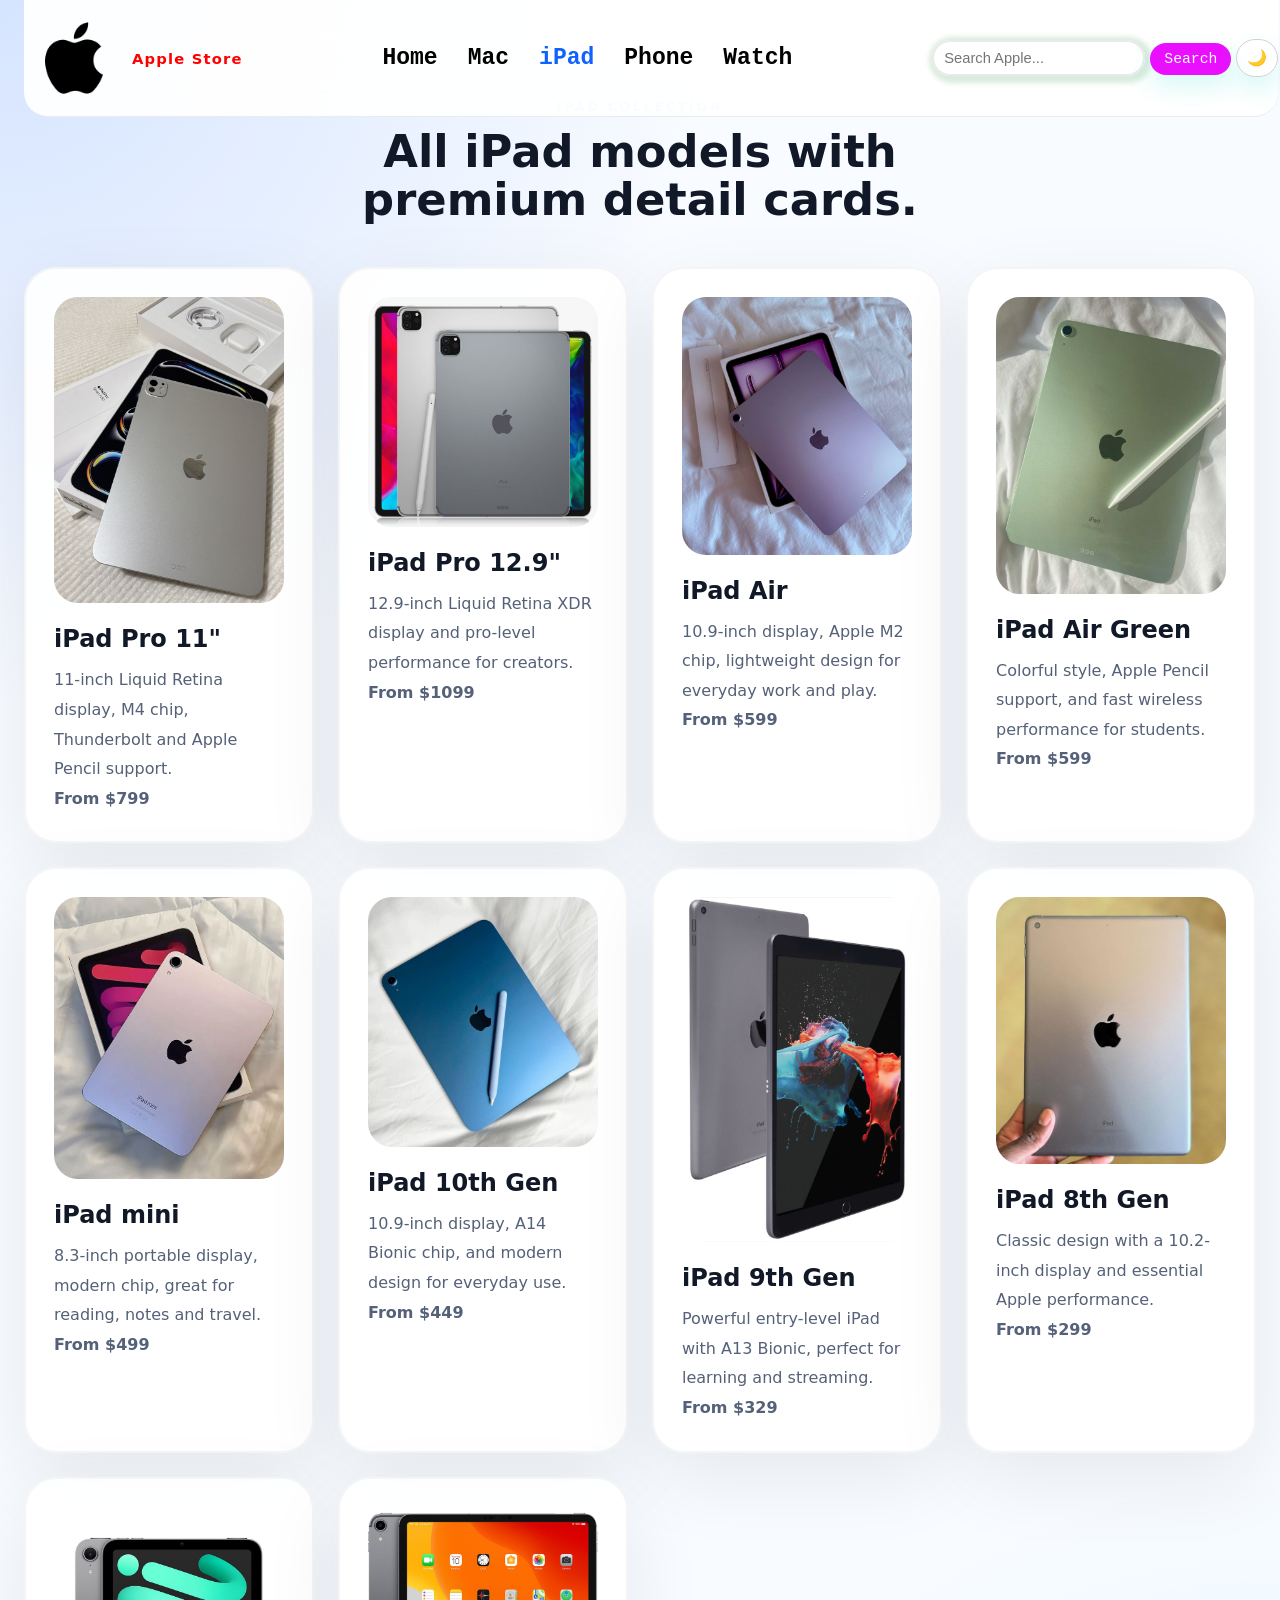
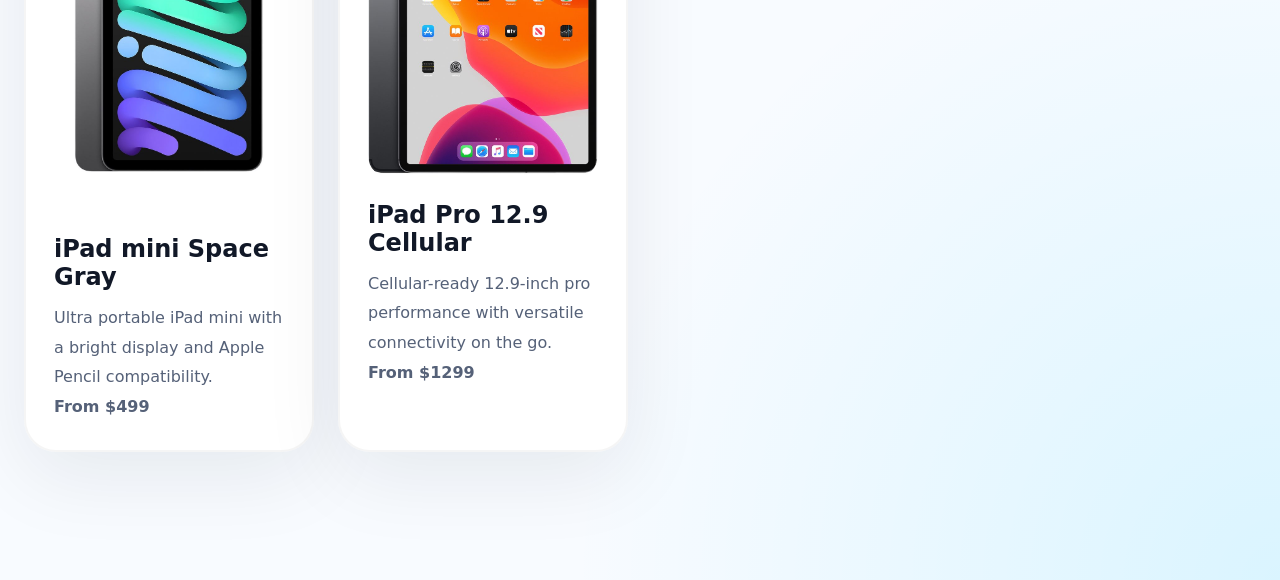
<file: apple/ipad.html>
<!doctype html>
<html lang="en">
  <head>
    <meta charset="UTF-8" />
    <meta name="viewport" content="width=device-width, initial-scale=1.0" />
    <title>iPad Collection</title>
    <link rel="shortcut icon" href="image/pngegg (1).png" type="image/x-icon" />
    <link rel="stylesheet" href="apple.css" />
  </head>
  <body>
    <div class="page-shell">
      <header class="site-header">
        <div class="brand">
          <img src="image/pngegg.png" alt="Apple logo" />
          <span>Apple Store</span>
        </div>
        <nav class="primary-nav">
          <a href="index.html">Home</a>
          <a href="mac.html">Mac</a>
          <a href="ipad.html" class="active">iPad</a>
          <a href="phone.html">Phone</a>
          <a href="watch.html">Watch</a>
        </nav>
        <div class="header-actions">
          <input type="search" placeholder="Search Apple..." />
          <button type="button">Search</button>
          <button id="theme-toggle" aria-label="Toggle theme">🌙</button>
        </div>
      </header>

      <main>
        <section class="section">
          <div class="section-header">
            <span>iPad Collection</span>
            <h2>All iPad models with premium detail cards.</h2>
          </div>
          <div class="product-grid">
            <article class="product-card">
              <img src="image/iPad Pro 11.jpg" alt="iPad Pro 11" />
              <h3>iPad Pro 11"</h3>
              <p>
                11-inch Liquid Retina display, M4 chip, Thunderbolt and Apple
                Pencil support.
              </p>
              <p><strong>From $799</strong></p>
            </article>
            <article class="product-card">
              <img src="image/iPad Pro 12.9.jpg" alt="iPad Pro 12.9" />
              <h3>iPad Pro 12.9"</h3>
              <p>
                12.9-inch Liquid Retina XDR display and pro-level performance
                for creators.
              </p>
              <p><strong>From $1099</strong></p>
            </article>
            <article class="product-card">
              <img src="image/iPad Air.jpg" alt="iPad Air" />
              <h3>iPad Air</h3>
              <p>
                10.9-inch display, Apple M2 chip, lightweight design for
                everyday work and play.
              </p>
              <p><strong>From $599</strong></p>
            </article>
            <article class="product-card">
              <img src="image/iPad Air Green.jpg" alt="iPad Air Green" />
              <h3>iPad Air Green</h3>
              <p>
                Colorful style, Apple Pencil support, and fast wireless
                performance for students.
              </p>
              <p><strong>From $599</strong></p>
            </article>
            <article class="product-card">
              <img src="image/iPad mini.jpg" alt="iPad mini" />
              <h3>iPad mini</h3>
              <p>
                8.3-inch portable display, modern chip, great for reading, notes
                and travel.
              </p>
              <p><strong>From $499</strong></p>
            </article>
            <article class="product-card">
              <img src="image/iPad 10th Gen.jpg" alt="iPad 10th Gen" />
              <h3>iPad 10th Gen</h3>
              <p>
                10.9-inch display, A14 Bionic chip, and modern design for
                everyday use.
              </p>
              <p><strong>From $449</strong></p>
            </article>
            <article class="product-card">
              <img src="image/iPad 9th Gen.jpg" alt="iPad 9th Gen" />
              <h3>iPad 9th Gen</h3>
              <p>
                Powerful entry-level iPad with A13 Bionic, perfect for learning
                and streaming.
              </p>
              <p><strong>From $329</strong></p>
            </article>
            <article class="product-card">
              <img src="image/iPad 8th Gen.jpg" alt="iPad 8th Gen" />
              <h3>iPad 8th Gen</h3>
              <p>
                Classic design with a 10.2-inch display and essential Apple
                performance.
              </p>
              <p><strong>From $299</strong></p>
            </article>
            <article class="product-card">
              <img
                src="image/iPad mini Space Gray.jpg"
                alt="iPad mini Space Gray"
              />
              <h3>iPad mini Space Gray</h3>
              <p>
                Ultra portable iPad mini with a bright display and Apple Pencil
                compatibility.
              </p>
              <p><strong>From $499</strong></p>
            </article>
            <article class="product-card">
              <img
                src="image/iPad Pro 12.9 Cellular.jpg"
                alt="iPad Pro 12.9 Cellular"
              />
              <h3>iPad Pro 12.9 Cellular</h3>
              <p>
                Cellular-ready 12.9-inch pro performance with versatile
                connectivity on the go.
              </p>
              <p><strong>From $1299</strong></p>
            </article>
          </div>
        </section>
      </main>
    </div>
    <script src="script.js" defer></script>
  </body>
</html>
</file>
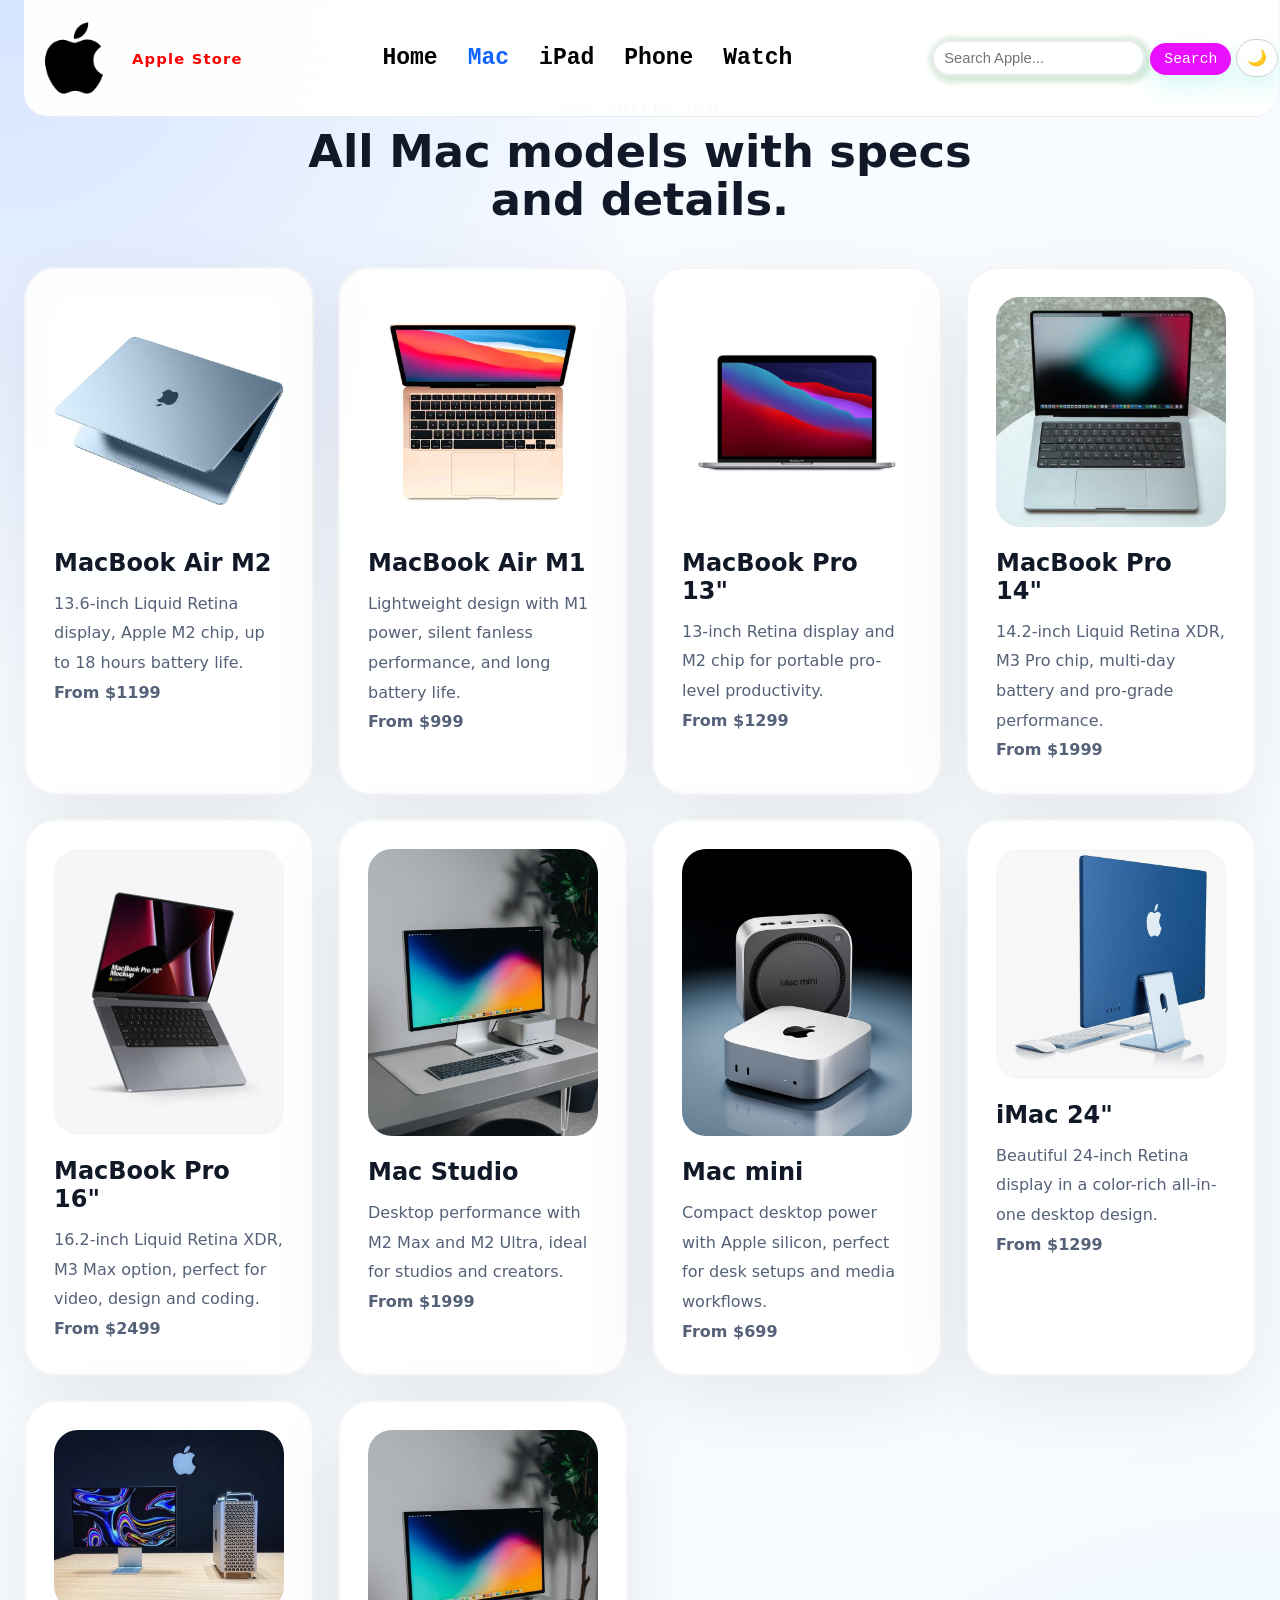
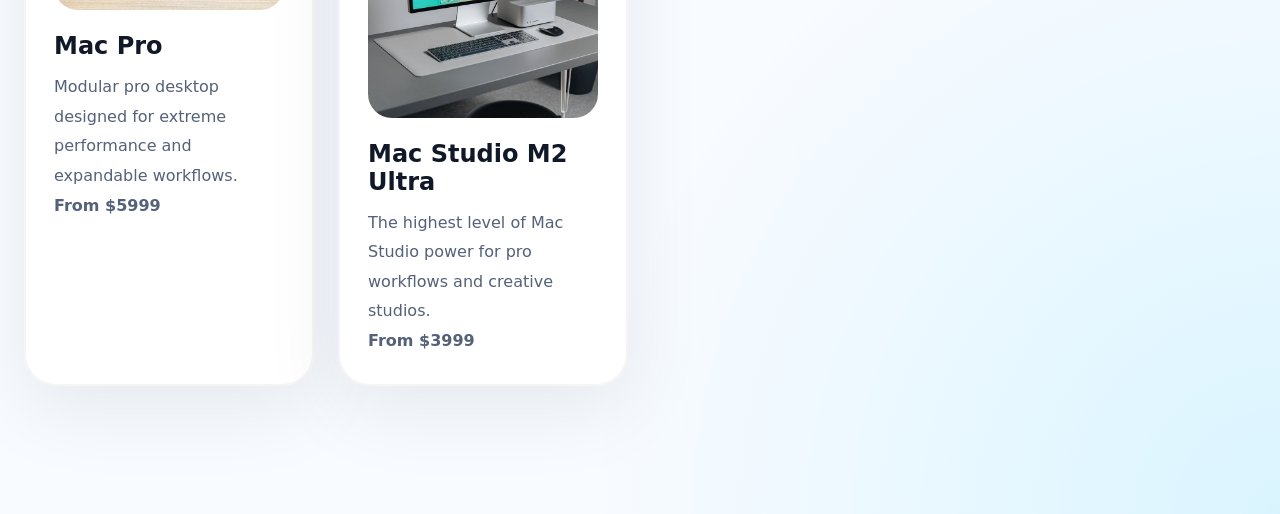
<file: apple/mac.html>
<!doctype html>
<html lang="en">
  <head>
    <meta charset="UTF-8" />
    <meta name="viewport" content="width=device-width, initial-scale=1.0" />
    <title>Mac Collection</title>
    <link rel="shortcut icon" href="image/pngegg (1).png" type="image/x-icon" />
    <link rel="stylesheet" href="apple.css" />
  </head>
  <body>
    <div class="page-shell">
      <header class="site-header">
        <div class="brand">
          <img src="image/pngegg.png" alt="Apple logo" />
          <span>Apple Store</span>
        </div>
        <nav class="primary-nav">
          <a href="index.html">Home</a>
          <a href="mac.html" class="active">Mac</a>
          <a href="ipad.html">iPad</a>
          <a href="phone.html">Phone</a>
          <a href="watch.html">Watch</a>
        </nav>
        <div class="header-actions">
          <input type="search" placeholder="Search Apple..." />
          <button type="button">Search</button>
          <button id="theme-toggle" aria-label="Toggle theme">🌙</button>
        </div>
      </header>

      <main>
        <section class="section">
          <div class="section-header">
            <span>Mac Collection</span>
            <h2>All Mac models with specs and details.</h2>
          </div>
          <div class="product-grid">
            <article class="product-card">
              <img src="image/MacBook Air M2.jpg" alt="MacBook Air M2" />
              <h3>MacBook Air M2</h3>
              <p>
                13.6-inch Liquid Retina display, Apple M2 chip, up to 18 hours
                battery life.
              </p>
              <p><strong>From $1199</strong></p>
            </article>
            <article class="product-card">
              <img src="image/MacBook Air M1.jpg" alt="MacBook Air M1" />
              <h3>MacBook Air M1</h3>
              <p>
                Lightweight design with M1 power, silent fanless performance,
                and long battery life.
              </p>
              <p><strong>From $999</strong></p>
            </article>
            <article class="product-card">
              <img src="image/MacBook Pro 13.jpg" alt="MacBook Pro 13" />
              <h3>MacBook Pro 13"</h3>
              <p>
                13-inch Retina display and M2 chip for portable pro-level
                productivity.
              </p>
              <p><strong>From $1299</strong></p>
            </article>
            <article class="product-card">
              <img src="image/MacBook Pro 14.jpg" alt="MacBook Pro 14" />
              <h3>MacBook Pro 14"</h3>
              <p>
                14.2-inch Liquid Retina XDR, M3 Pro chip, multi-day battery and
                pro-grade performance.
              </p>
              <p><strong>From $1999</strong></p>
            </article>
            <article class="product-card">
              <img src="image/MacBook Pro 16.jpg" alt="MacBook Pro 16" />
              <h3>MacBook Pro 16"</h3>
              <p>
                16.2-inch Liquid Retina XDR, M3 Max option, perfect for video,
                design and coding.
              </p>
              <p><strong>From $2499</strong></p>
            </article>
            <article class="product-card">
              <img src="image/Mac Studio M2 Ultra.jpg" alt="Mac Studio" />
              <h3>Mac Studio</h3>
              <p>
                Desktop performance with M2 Max and M2 Ultra, ideal for studios
                and creators.
              </p>
              <p><strong>From $1999</strong></p>
            </article>
            <article class="product-card">
              <img src="image/Mac mini.jpg" alt="Mac mini" />
              <h3>Mac mini</h3>
              <p>
                Compact desktop power with Apple silicon, perfect for desk
                setups and media workflows.
              </p>
              <p><strong>From $699</strong></p>
            </article>
            <article class="product-card">
              <img src="image/iMac 24.jpg" alt="iMac 24-inch" />
              <h3>iMac 24"</h3>
              <p>
                Beautiful 24-inch Retina display in a color-rich all-in-one
                desktop design.
              </p>
              <p><strong>From $1299</strong></p>
            </article>
            <article class="product-card">
              <img src="image/Mac Pro.jpg" alt="Mac Pro" />
              <h3>Mac Pro</h3>
              <p>
                Modular pro desktop designed for extreme performance and
                expandable workflows.
              </p>
              <p><strong>From $5999</strong></p>
            </article>
            <article class="product-card">
              <img
                src="image/Mac Studio M2 Ultra.jpg"
                alt="Mac Studio M2 Ultra"
              />
              <h3>Mac Studio M2 Ultra</h3>
              <p>
                The highest level of Mac Studio power for pro workflows and
                creative studios.
              </p>
              <p><strong>From $3999</strong></p>
            </article>
          </div>
        </section>
      </main>
    </div>
    <script src="script.js" defer></script>
  </body>
</html>
</file>
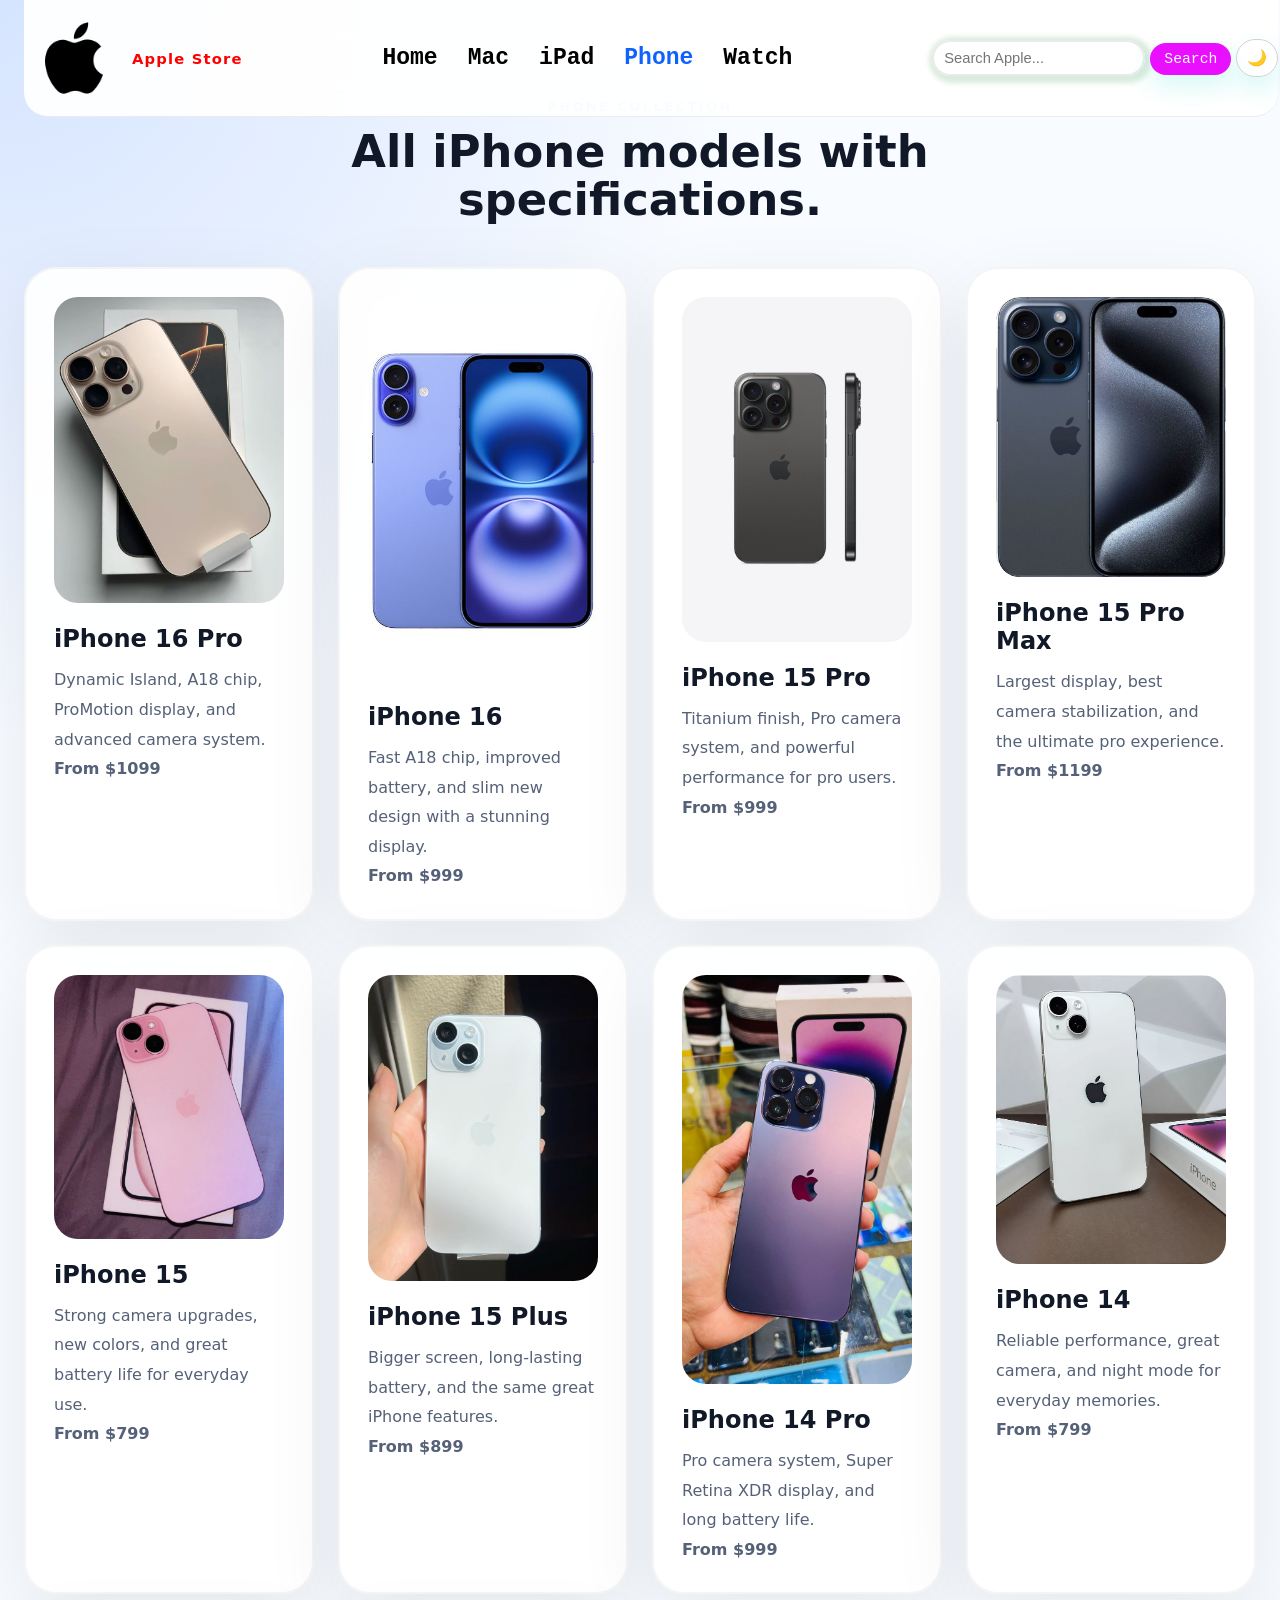
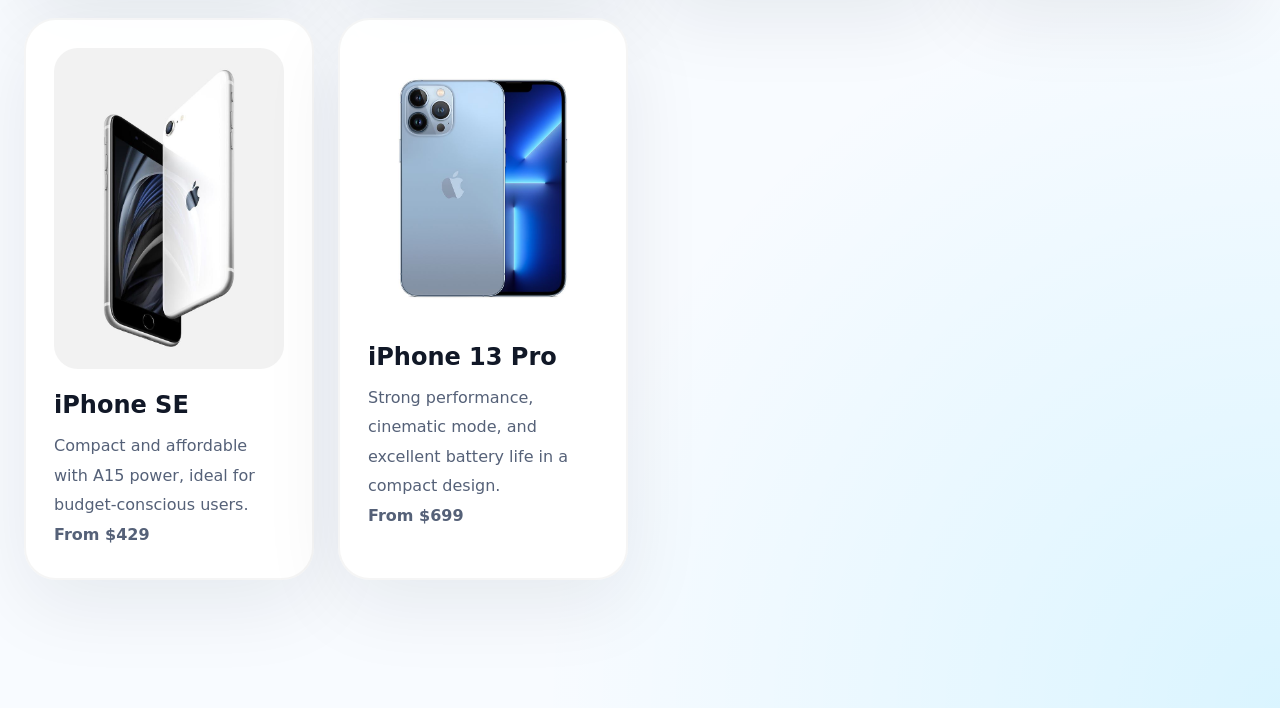
<file: apple/phone.html>
<!doctype html>
<html lang="en">
  <head>
    <meta charset="UTF-8" />
    <meta name="viewport" content="width=device-width, initial-scale=1.0" />
    <title>Phone Collection</title>
    <link rel="shortcut icon" href="image/pngegg (1).png" type="image/x-icon" />
    <link rel="stylesheet" href="apple.css" />
  </head>
  <body>
    <div class="page-shell">
      <header class="site-header">
        <div class="brand">
          <img src="image/pngegg.png" alt="Apple logo" />
          <span>Apple Store</span>
        </div>
        <nav class="primary-nav">
          <a href="index.html">Home</a>
          <a href="mac.html">Mac</a>
          <a href="ipad.html">iPad</a>
          <a href="phone.html" class="active">Phone</a>
          <a href="watch.html">Watch</a>
        </nav>
        <div class="header-actions">
          <input type="search" placeholder="Search Apple..." />
          <button type="button">Search</button>
          <button id="theme-toggle" aria-label="Toggle theme">🌙</button>
        </div>
      </header>

      <main>
        <section class="section">
          <div class="section-header">
            <span>Phone Collection</span>
            <h2>All iPhone models with specifications.</h2>
          </div>
          <div class="product-grid">
            <article class="product-card">
              <img src="image/iPhone 16 Pro.jpg" alt="iPhone 16 Pro" />
              <h3>iPhone 16 Pro</h3>
              <p>
                Dynamic Island, A18 chip, ProMotion display, and advanced camera
                system.
              </p>
              <p><strong>From $1099</strong></p>
            </article>
            <article class="product-card">
              <img src="image/iPhone 16.jpg" alt="iPhone 16" />
              <h3>iPhone 16</h3>
              <p>
                Fast A18 chip, improved battery, and slim new design with a
                stunning display.
              </p>
              <p><strong>From $999</strong></p>
            </article>
            <article class="product-card">
              <img src="image/iPhone 15 Pro.jpg" alt="iPhone 15 Pro" />
              <h3>iPhone 15 Pro</h3>
              <p>
                Titanium finish, Pro camera system, and powerful performance for
                pro users.
              </p>
              <p><strong>From $999</strong></p>
            </article>
            <article class="product-card">
              <img src="image/iPhone 15 Pro Max.jpg" alt="iPhone 15 Pro Max" />
              <h3>iPhone 15 Pro Max</h3>
              <p>
                Largest display, best camera stabilization, and the ultimate pro
                experience.
              </p>
              <p><strong>From $1199</strong></p>
            </article>
            <article class="product-card">
              <img src="image/iPhone 15.jpg" alt="iPhone 15" />
              <h3>iPhone 15</h3>
              <p>
                Strong camera upgrades, new colors, and great battery life for
                everyday use.
              </p>
              <p><strong>From $799</strong></p>
            </article>
            <article class="product-card">
              <img src="image/iPhone 15 Plus.jpg" alt="iPhone 15 Plus" />
              <h3>iPhone 15 Plus</h3>
              <p>
                Bigger screen, long-lasting battery, and the same great iPhone
                features.
              </p>
              <p><strong>From $899</strong></p>
            </article>
            <article class="product-card">
              <img src="image/iPhone 14 Pro.jpg" alt="iPhone 14 Pro" />
              <h3>iPhone 14 Pro</h3>
              <p>
                Pro camera system, Super Retina XDR display, and long battery
                life.
              </p>
              <p><strong>From $999</strong></p>
            </article>
            <article class="product-card">
              <img src="image/iPhone 14.jpg" alt="iPhone 14" />
              <h3>iPhone 14</h3>
              <p>
                Reliable performance, great camera, and night mode for everyday
                memories.
              </p>
              <p><strong>From $799</strong></p>
            </article>
            <article class="product-card">
              <img src="image/iPhone SE.jpg" alt="iPhone SE" />
              <h3>iPhone SE</h3>
              <p>
                Compact and affordable with A15 power, ideal for
                budget-conscious users.
              </p>
              <p><strong>From $429</strong></p>
            </article>
            <article class="product-card">
              <img src="image/iPhone 13 Pro.jpg" alt="iPhone 13 Pro" />
              <h3>iPhone 13 Pro</h3>
              <p>
                Strong performance, cinematic mode, and excellent battery life
                in a compact design.
              </p>
              <p><strong>From $699</strong></p>
            </article>
          </div>
        </section>
      </main>
    </div>
    <script src="script.js" defer></script>
  </body>
</html>
</file>
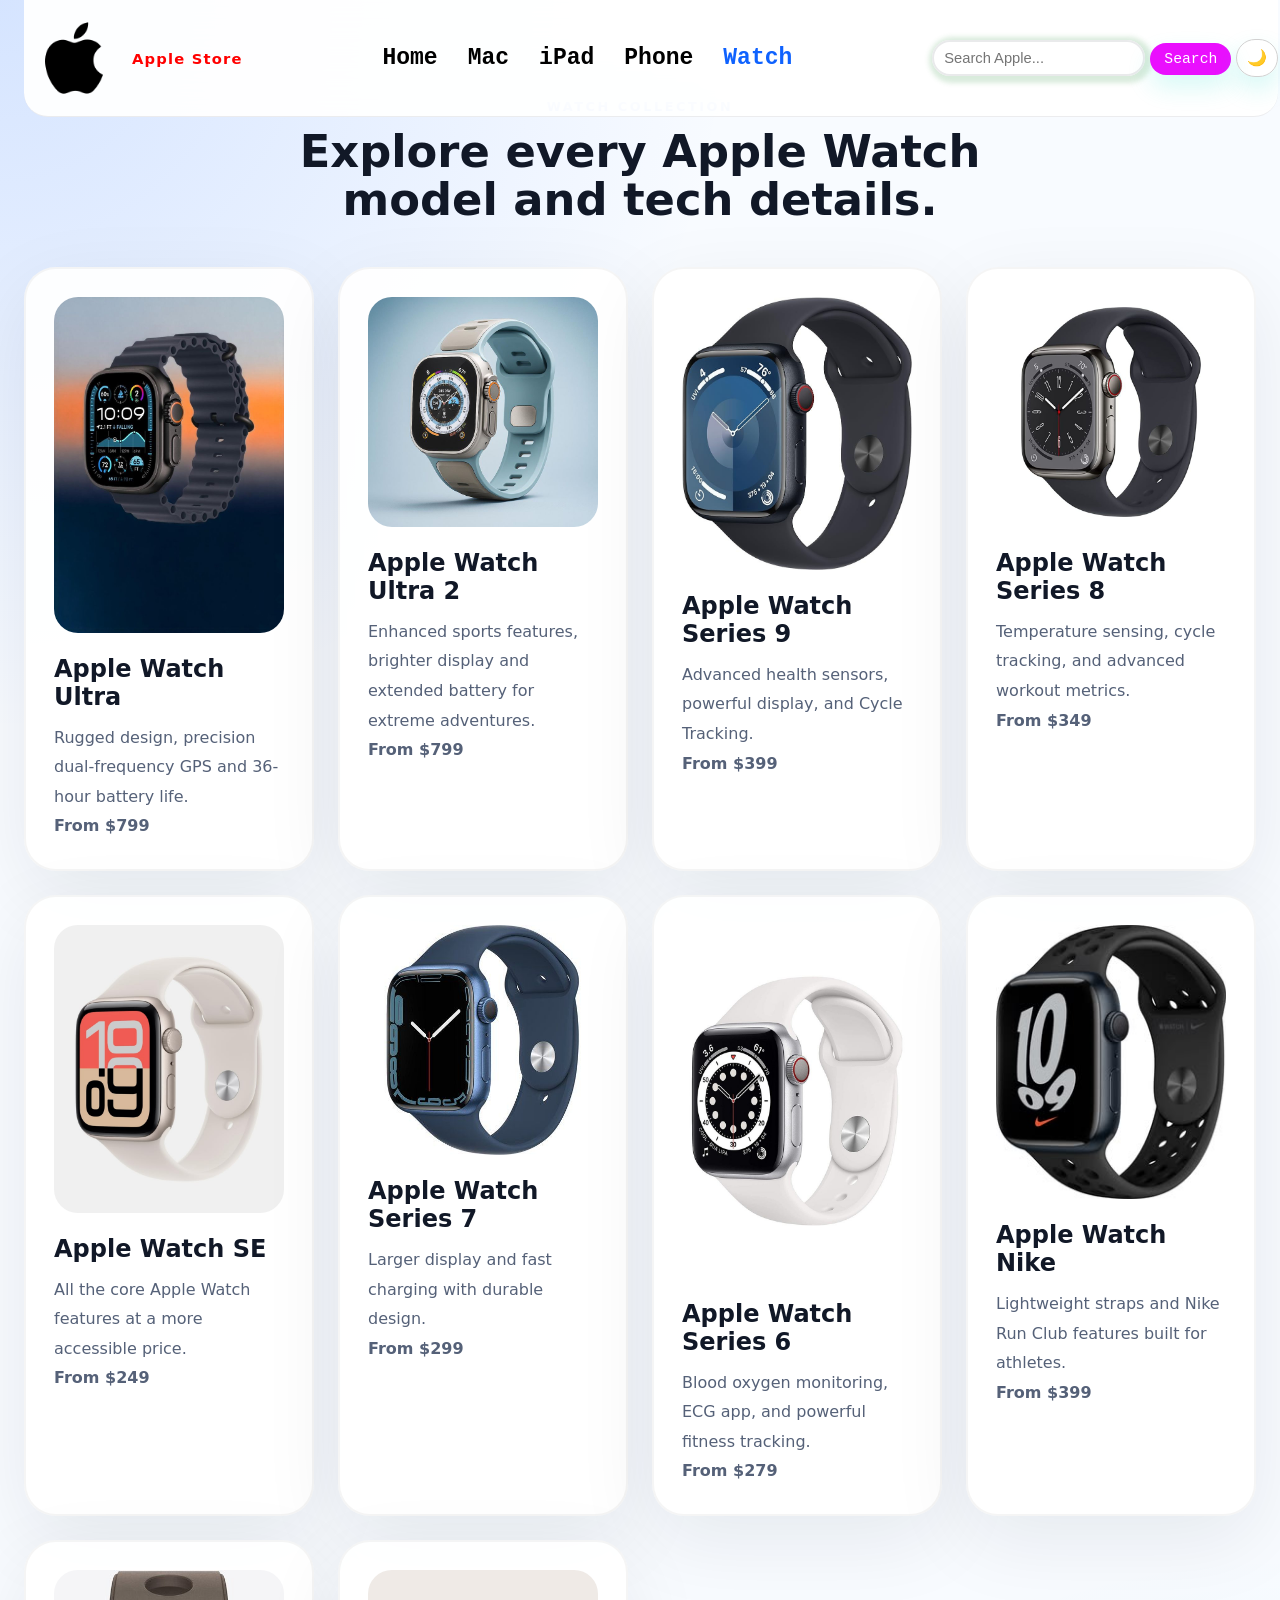
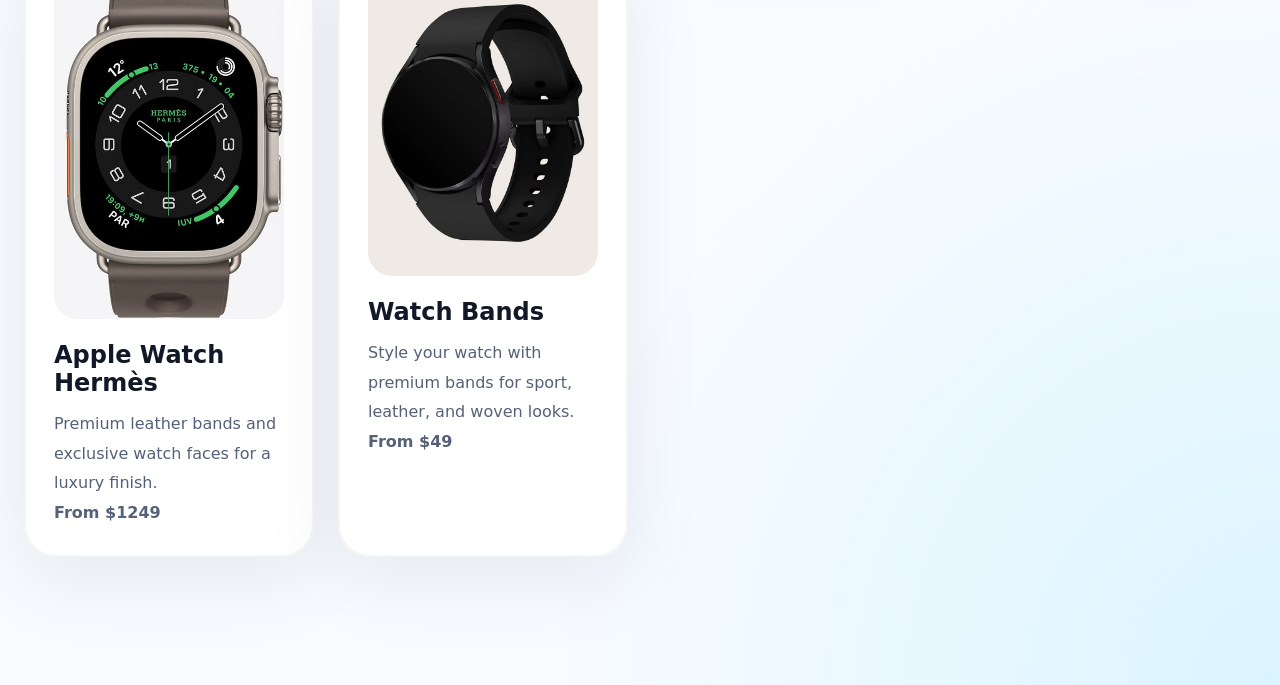
<file: apple/watch.html>
<!doctype html>
<html lang="en">
  <head>
    <meta charset="UTF-8" />
    <meta name="viewport" content="width=device-width, initial-scale=1.0" />
    <title>Watch Collection</title>
    <link rel="shortcut icon" href="image/pngegg (1).png" type="image/x-icon" />
    <link rel="stylesheet" href="apple.css" />
  </head>
  <body>
    <div class="page-shell">
      <header class="site-header">
        <div class="brand">
          <img src="image/pngegg.png" alt="Apple logo" />
          <span>Apple Store</span>
        </div>
        <nav class="primary-nav">
          <a href="index.html">Home</a>
          <a href="mac.html">Mac</a>
          <a href="ipad.html">iPad</a>
          <a href="phone.html">Phone</a>
          <a href="watch.html" class="active">Watch</a>
        </nav>
        <div class="header-actions">
          <input type="search" placeholder="Search Apple..." />
          <button type="button">Search</button>
          <button id="theme-toggle" aria-label="Toggle theme">🌙</button>
        </div>
      </header>

      <main>
        <section class="section">
          <div class="section-header">
            <span>Watch Collection</span>
            <h2>Explore every Apple Watch model and tech details.</h2>
          </div>
          <div class="product-grid">
            <article class="product-card">
              <img src="image/Apple Watch Ultra.jpg" alt="Apple Watch Ultra" />
              <h3>Apple Watch Ultra</h3>
              <p>
                Rugged design, precision dual-frequency GPS and 36-hour battery
                life.
              </p>
              <p><strong>From $799</strong></p>
            </article>
            <article class="product-card">
              <img
                src="image/Apple Watch Ultra 2.jpg"
                alt="Apple Watch Ultra 2"
              />
              <h3>Apple Watch Ultra 2</h3>
              <p>
                Enhanced sports features, brighter display and extended battery
                for extreme adventures.
              </p>
              <p><strong>From $799</strong></p>
            </article>
            <article class="product-card">
              <img
                src="image/Apple Watch Series 9.jpg"
                alt="Apple Watch Series 9"
              />
              <h3>Apple Watch Series 9</h3>
              <p>
                Advanced health sensors, powerful display, and Cycle Tracking.
              </p>
              <p><strong>From $399</strong></p>
            </article>
            <article class="product-card">
              <img
                src="image/Apple Watch Series 8.jpg"
                alt="Apple Watch Series 8"
              />
              <h3>Apple Watch Series 8</h3>
              <p>
                Temperature sensing, cycle tracking, and advanced workout
                metrics.
              </p>
              <p><strong>From $349</strong></p>
            </article>
            <article class="product-card">
              <img src="image/Apple Watch SE.jpg" alt="Apple Watch SE" />
              <h3>Apple Watch SE</h3>
              <p>
                All the core Apple Watch features at a more accessible price.
              </p>
              <p><strong>From $249</strong></p>
            </article>
            <article class="product-card">
              <img
                src="image/Apple Watch Series 7.jpg"
                alt="Apple Watch Series 7"
              />
              <h3>Apple Watch Series 7</h3>
              <p>Larger display and fast charging with durable design.</p>
              <p><strong>From $299</strong></p>
            </article>
            <article class="product-card">
              <img
                src="image/Apple Watch Series 6.jpg"
                alt="Apple Watch Series 6"
              />
              <h3>Apple Watch Series 6</h3>
              <p>
                Blood oxygen monitoring, ECG app, and powerful fitness tracking.
              </p>
              <p><strong>From $279</strong></p>
            </article>
            <article class="product-card">
              <img src="image/Apple Watch Nike.jpg" alt="Apple Watch Nike" />
              <h3>Apple Watch Nike</h3>
              <p>
                Lightweight straps and Nike Run Club features built for
                athletes.
              </p>
              <p><strong>From $399</strong></p>
            </article>
            <article class="product-card">
              <img
                src="image/Apple Watch Hermès.jpg"
                alt="Apple Watch Hermès"
              />
              <h3>Apple Watch Hermès</h3>
              <p>
                Premium leather bands and exclusive watch faces for a luxury
                finish.
              </p>
              <p><strong>From $1249</strong></p>
            </article>
            <article class="product-card">
              <img src="image/Watch Bands.jpg" alt="Apple Watch Bands" />
              <h3>Watch Bands</h3>
              <p>
                Style your watch with premium bands for sport, leather, and
                woven looks.
              </p>
              <p><strong>From $49</strong></p>
            </article>
          </div>
        </section>
      </main>
    </div>
    <script src="script.js" defer></script>
  </body>
</html>
</file>
<file: apple/apple.css>
﻿:root {
  color-scheme: light;
  --bg: #f8fbff;
  --surface: rgba(255, 255, 255, 0.92);
  --surface-strong: #ffffff;
  --text: #111827;
  --muted: #556178;
  --accent: #0f62fe;
  --accent-soft: rgba(15, 98, 254, 0.12);
  --border: rgba(15, 23, 42, 0.08);
  --shadow: 0 24px 80px rgba(15, 23, 42, 0.08);
  --shadow-hover: 0 28px 90px rgba(15, 23, 42, 0.14);
}

/* Dark theme variables applied when [data-theme="dark"] is set on <html> */
[data-theme="dark"] {
  color-scheme: dark;
  --bg: #071021;
  --surface: rgba(10, 18, 28, 0.6);
  --surface-strong: rgba(8, 12, 18, 0.9);
  --text: #e6eef8;
  --muted: #9fb6d3;
  --accent: #60a5fa;
  --accent-soft: rgba(96, 165, 250, 0.08);
  --border: rgba(255, 255, 255, 0.06);
  --shadow: 0 24px 80px rgba(2, 6, 23, 0.6);
  --shadow-hover: 0 28px 90px rgba(2, 6, 23, 0.45);
}

@media (prefers-color-scheme: dark) {
  html:not([data-theme]) {
    --bg: #071021;
    --surface: rgba(10, 18, 28, 0.6);
    --surface-strong: rgba(8, 12, 18, 0.9);
    --text: #e6eef8;
    --muted: #9fb6d3;
    --accent: #60a5fa;
    --accent-soft: rgba(96, 165, 250, 0.08);
    --border: rgba(255, 255, 255, 0.06);
    --shadow: 0 24px 80px rgba(2, 6, 23, 0.6);
    --shadow-hover: 0 28px 90px rgba(2, 6, 23, 0.45);
  }
}

* {
  max-width: 100%;
  box-sizing: border-box;
  margin: 0;
  padding: 0;
}
html,
body {
  overflow-x: hidden;
}

html {
  scroll-behavior: smooth;
}

body {
  min-height: 100vh;
  background:
    radial-gradient(
      circle at top left,
      rgba(15, 98, 254, 0.15),
      transparent 28%
    ),
    radial-gradient(
      circle at bottom right,
      rgba(0, 197, 255, 0.12),
      transparent 28%
    ),
    var(--bg);
  color: var(--text);
  font-family: "Inter", "Segoe UI", system-ui, sans-serif;
}

img {
  display: block;
  max-width: 100%;
}

a {
  color: inherit;
  text-decoration: none;
}

button,
.btn {
  border: none;
  border-radius: 999px;
  cursor: pointer;
  font: inherit;
}

.search-results-message {
  margin: 16px 0 0;
  font-size: 0.95rem;
  color: var(--muted);
  text-align: center;
}

.page-shell {
  max-width: 1400px;
  margin: 0 auto;
  padding: 0 24px 48px;
}

.site-header {
  position: fixed;
  width: 98%;
  top: 0;
  z-index: 20;
  display: flex;
  align-items: center;
  justify-content: space-between;
  gap: 12px;
  padding: 8px 0;
  backdrop-filter: blur(28px);
  background: rgba(255, 255, 255, 0.94);
  border-bottom: 1px solid rgba(15, 23, 42, 0.08);
  border-radius: 0 0 24px 24px;
}

.brand {
  display: flex;
  align-items: center;
  gap: 8px;
}
.brand img {
  height: 100px;
}


.brand span {
  font-size: 0.92rem;
  letter-spacing: 0.08em;
  font-weight: 800;
  /* color: var(--text); */
  color: red;
}

.primary-nav {
  display: flex;
  gap: 30px;
  flex-wrap: wrap;
}

.primary-nav a {
  /* color: var(--muted); */
  font-size: 23px;
  font-weight: 600;
  transition: color 0.25s ease;
  color: black;
  font-family:monospace;
}

.primary-nav a:hover,
.primary-nav a.active {
  color: var(--accent);
}

#theme-toggle {
  padding: 8px 10px;
  border-radius: 999px;
  border: 1px solid rgb(209, 209, 209);
  background: transparent;
  cursor: pointer;
  font-size: 1rem;
}

#theme-toggle:hover {
  background-color: var(--muted);
}

.header-actions input {
  min-width: 140px;
  padding: 8px 10px;
  border-radius: 999px;
  border: 2px solid rgba(15, 23, 42, 0.09);
  outline: none;
  background: rgba(255, 255, 255, 0.9);
  color: black;
  font-size: 0.92rem;
  box-shadow: 2px 2px 5px 5px rgba(43, 144, 61, 0.18);

  transition:
    border-color 0.25s ease,
    transform 0.25s ease;
}
.header-actions input:focus {
  border-color: var(--accent);
  transform: translateY(-2px);
  box-shadow: 0 12px 24px rgba(15, 98, 254, 0.18);

}

.header-actions button {
  padding: 8px 14px;
  background-color: #ea0ffe;
  color: white;
  box-shadow: 0 12px 24px rgba(35, 221, 203, 0.18);
  font-size: 0.92rem;
  font-family: monospace;
}

.hero {
  display: grid;
  grid-template-columns: minmax(0, 1.1fr) minmax(320px, 0.9fr);
  gap: 40px;
  align-items: center;
  min-height: calc(100vh - 100px);
  padding: 52px 0;
  position: relative;
}

.hero::before {
  content: "";
  position: absolute;
  inset: 0;
  background:
    radial-gradient(
      circle at 20% 20%,
      rgba(15, 98, 254, 0.14),
      transparent 24%
    ),
    radial-gradient(circle at 80% 16%, rgba(0, 197, 255, 0.12), transparent 20%);
  pointer-events: none;
}

.hero-copy {
  position: relative;
  z-index: 1;
}

.eyebrow {
  text-transform: uppercase;
  letter-spacing: 0.25em;
  color: var(--accent);
  font-weight: 700;
  font-size: 0.8rem;
  margin-bottom: 1rem;
}

.hero-copy h1 {
  font-size: clamp(2.8rem, 5vw, 4.8rem);
  line-height: 1.02;
  max-width: 760px;
}

.hero-text {
  margin-top: 24px;
  max-width: 640px;
  color: var(--muted);
  font-size: 1.05rem;
  line-height: 1.9;
}

.hero-buttons {
  display: flex;
  flex-wrap: wrap;
  gap: 16px;
  margin-top: 32px;
}

.btn {
  padding: 14px 32px;
  display: inline-flex;
  align-items: center;
  justify-content: center;
  font-weight: 700;
  transition:
    transform 0.25s ease,
    box-shadow 0.25s ease;
}

.btn:hover {
  transform: translateY(-2px);
}

.btn-primary {
  background: var(--accent);
  color: white;
  box-shadow: 0 20px 45px rgba(15, 98, 254, 0.2);
}

.btn-secondary {
  background: rgba(15, 98, 254, 0.08);
  color: var(--accent);
}

.hero-stats {
  display: grid;
  grid-template-columns: repeat(3, minmax(0, 1fr));
  gap: 24px;
  margin-top: 48px;
}

.hero-stats div {
  background: rgba(0, 0, 0, 0.9);
  border: 1px solid rgba(15, 23, 42, 0.08);
  border-radius: 22px;
  padding: 24px;
  backdrop-filter: blur(14px);
  color: white;
}

.hero-stats strong {
  display: block;
  font-size: 1.7rem;
  margin-bottom: 8px;
}

.hero-media {
  display: grid;
  gap: 24px;
  align-content: start;
}

.hero-card {
  border-radius: 32px;
  padding: 28px;
  background: var(--surface-strong);
  box-shadow: var(--shadow);
  overflow: hidden;
  transition:
    transform 0.35s ease,
    box-shadow 0.35s ease;
  animation: float 8s ease-in-out infinite;
  margin-top: 90px;
}

.hero-card:hover {
  transform: translateY(-10px);
}

.hero-card--glow {
  border: 1px solid rgba(15, 98, 254, 0.15);
}

.hero-card p {
  margin: 0;
  color: var(--accent);
  font-size: 0.9rem;
  letter-spacing: 0.18em;
  text-transform: uppercase;
}

.hero-card h2 {
  margin: 18px 0 14px;
  font-size: 2rem;
}

.hero-card img {
  border-radius: 26px;
  box-shadow: inset 0 0 0 1px rgba(15, 23, 42, 0.04);
}

.section {
  padding: 80px 0;
}

.section-header {
  max-width: 720px;
  margin: 0 auto 42px;
  text-align: center;
}

.section-header span {
  display: inline-block;
  margin-bottom: 14px;
  color: var(--accent);
  text-transform: uppercase;
  letter-spacing: 0.2em;
  font-size: 0.8rem;
  font-weight: 700;
}

.section-header h2 {
  font-size: clamp(2rem, 3.5vw, 3.2rem);
  line-height: 1.08;
}
#tradein {
  background-color: #9c74d1;
}
#tradein p {
  color: white;
}
.product-grid,
.featured-grid,
.services-grid,
.values-grid,
.tradein-cards {
  display: grid;
  gap: 24px;
  grid-template-columns: repeat(auto-fit, minmax(240px, 1fr));
}

.product-card,
.service-card,
.value-card,
.tradein-card,
.highlight-card {
  background: var(--surface);
  border-radius: 32px;
  padding: 28px;
  box-shadow: var(--shadow);
  transition:
    transform 0.3s ease,
    box-shadow 0.3s ease;
}



.product-card:hover,
.service-card:hover,
.value-card:hover,
.tradein-card:hover,
.highlight-card:hover {
  transform: translateY(-10px);
  box-shadow: var(--shadow-hover);
}

.product-card img,
.service-card img,
.value-card img,
.tradein-card img,
.highlight-card img {
  border-radius: 24px;
}

.product-card h3,
.service-card h3,
.value-card h3,
.tradein-card h3,
.highlight-card h3 {
  margin: 22px 0 12px;
  font-size: 1.5rem;
}

.product-card p,
.service-card p,
.value-card p,
.tradein-card p {
  color: var(--muted);
  line-height: 1.85;
}

.product-card{
  border:2px solid rgba(129, 129, 129, 0.08);

}

.link {
  display: inline-flex;
  align-items: center;
  gap: 8px;
  margin-top: 18px;
  font-weight: 700;
  color: var(--accent);
}

.featured-grid {
  grid-template-columns: repeat(auto-fit, minmax(240px, 1fr));
}

.highlight-card p {
  color: var(--accent);
  font-weight: 700;
}

.section-tradein {
  display: grid;
  grid-template-columns: minmax(0, 1fr) minmax(0, 1.1fr);
  gap: 32px;
  align-items: center;
  background: rgba(255, 255, 255, 0.85);
  border: 1px solid rgba(15, 23, 42, 0.08);
  border-radius: 42px;
  padding: 48px;
  box-shadow: 0 35px 90px rgba(15, 23, 42, 0.06);
}

.tradein-copy span {
  color: var(--accent);
  text-transform: uppercase;
  letter-spacing: 0.25em;
  font-weight: 700;
  font-size: 0.8rem;
}

.tradein-copy h2 {
  margin: 18px 0 16px;
  font-size: clamp(2.4rem, 4vw, 3.4rem);
  line-height: 1.05;
}

.tradein-copy p {
  color: var(--muted);
  max-width: 560px;
  line-height: 1.9;
  margin-bottom: 32px;
}

.tradein-cards {
  grid-template-columns: repeat(3, minmax(0, 1fr));
}

.tradein-card h3 {
  padding-top: 20px;
}

.values-grid {
  grid-template-columns: repeat(4, minmax(0, 1fr));
}

.section-values .value-card {
  min-height: 320px;
}

.section-values .value-card p {
  margin-top: 14px;
}

.site-footer {
  padding: 72px 0 40px;
  background: #0f172a;
  color: #e2e8f0;
}

.footer-top {
  border-bottom: 1px solid rgba(226, 232, 240, 0.1);
  padding-bottom: 28px;
}

.footer-brand {
  gap: 16px;
}

.footer-brand h2 {
  margin-bottom: 8px;
  font-size: 1.4rem;
}

.footer-brand p {
  color: #94a3b8;
}

/* =========================
   FOOTER FIX
========================= */

.footer-links {
  display: grid;
  grid-template-columns: repeat(5, minmax(0, 1fr));
  gap: 28px;
  margin-top: 38px;
}

.footer-links h3 {
  font-size: 1rem;
  margin-bottom: 16px;
  color: white;
  text-align: center;
}

.footer-links ul {
  list-style: none;
  padding: 0;
  text-align: center;
}

.footer-links li {
  color: #cbd5e1;
  font-size: 0.95rem;
  line-height: 1.8;
  word-break: break-word;
}

.footer-bottom {
  margin-top: 40px;
  text-align: center;
  color: #94a3b8;
  font-size: 0.95rem;
}

/* =========================
   TABLET
========================= */

@media (max-width: 860px) {
  .footer-links {
    grid-template-columns: repeat(2, 1fr);
    gap: 24px;
  }
}

/* =========================
   MOBILE
========================= */

@media (max-width: 480px) {
  .site-footer {
    padding: 50px 0 25px;
  }

  .footer-links {
    grid-template-columns: 1fr;
    gap: 18px;
  }

  .footer-links h3 {
    font-size: 0.95rem;
  }

  .footer-links li {
    font-size: 0.88rem;
    line-height: 1.6;
  }

  .footer-bottom {
    font-size: 0.8rem;
    line-height: 1.5;
    padding-top: 20px;
  }
}

@keyframes float {
  0% {
    transform: translateY(0px);
  }
  50% {
    transform: translateY(-12px);
  }
  100% {
    transform: translateY(0px);
  }
}

/* =========================
   RESPONSIVE FIX CODE
   ADD THIS AT THE END
========================= */

/* =========================
   TABLET RESPONSIVE
========================= */

@media (max-width: 860px) {
  .page-shell {
    padding: 0 18px 40px;
  }

  .site-header {
    flex-direction: column;
    align-items: stretch;
    gap: 12px;
    padding: 12px 0;
  }

  .brand {
    justify-content: center;
  }
   .header-actions button{
    width: 200px;
    margin-top:10px;
    font-family: monospace;

  }

  .primary-nav {
    justify-content: center;
    flex-wrap: wrap;
    gap: 10px;
  }

  .primary-nav a {
    font-size: 0.9rem;
  }

  .header-actions {
    width: 100%;
    flex-direction: column;
    gap: 2px;
  }

  .header-actions input,
  .header-actions button {
    width: 100%;
  }

  .hero {
    grid-template-columns: 1fr;
    text-align: center;
    gap: 32px;
    padding: 40px 0;
    min-height: auto;
    margin-top: 250px;
  }

  .hero-media {
    align-items: center;
  }

  .hero-copy h1 {
    font-size: 2.6rem;
    line-height: 1.15;
  }

  .hero-text {
    margin-inline: auto;
  }

  .hero-buttons {
    justify-content: center;
  }

  .hero-stats {
    grid-template-columns: 1fr;
  }

  .section {
    padding: 60px 0;
  }

  .product-grid,
  .featured-grid,
  .services-grid,
  .values-grid,
  .tradein-cards {
    grid-template-columns: 1fr;
  }

   .product-grid{
    margin-top: 160px;
  }

  .section-tradein {
    grid-template-columns: 1fr;
    padding: 30px;
  }

  .footer-links {
    grid-template-columns: repeat(2, 1fr);
  }
}

/* =========================
   MOBILE RESPONSIVE
========================= */

@media (max-width: 480px) {
  .page-shell {
    padding: 0 14px 30px;
  }

  .site-header {
    gap: 10px;
    padding: 10px 0;
    position: fixed;
    right: 3px;
  }
.brand img {
    height: 50px;
  }
  .brand span {
    font-size: 0.82rem;
  }

  .primary-nav {
    gap: 20px;
  }

  .primary-nav a {
    font-size: 0.8rem;
  }
  .header-actions button{
    width: 200px;
    margin-top:10px;
  }

  .hero {
    gap: 24px;
    padding: 28px 0;
    margin-top: 250px;
  }

  .hero-copy h1 {
    font-size: 1.9rem;
    line-height: 1.2;
  }

  .hero-text {
    font-size: 0.95rem;
    line-height: 1.7;
  }

  .hero-buttons {
    flex-direction: column;
    width: 100%;
    gap: 12px;
  }

  .btn {
    width: 100%;
    padding: 12px;
    font-size: 0.95rem;
  }

  .hero-stats div {
    padding: 18px;
  }

  .hero-stats strong {
    font-size: 1.4rem;
  }

  .hero-card {
    padding: 20px;
    border-radius: 24px;
  }

  .hero-card h2 {
    font-size: 1.5rem;
  }

  .section {
    padding: 50px 0;
  }

  .section-header {
    margin-bottom: 28px;
  }

  .section-header h2 {
    font-size: 1.7rem;
    line-height: 1.2;
  }

  .product-card,
  .service-card,
  .value-card,
  .tradein-card,
  .highlight-card {
    padding: 20px;
    border-radius: 22px;
  }
  .product-grid{
    margin-top: 160px;
  }

  .product-card h3,
  .service-card h3,
  .value-card h3,
  .tradein-card h3,
  .highlight-card h3 {
    font-size: 1.2rem;
  }

  .section-tradein {
    padding: 22px;
    border-radius: 24px;
  }

  .tradein-copy h2 {
    font-size: 1.8rem;
  }

  .tradein-copy p {
    font-size: 0.95rem;
  }

  .footer-links {
    grid-template-columns: 1fr;
    gap: 20px;
  }

  .footer-bottom {
    font-size: 0.82rem;
  }
}
</file>
